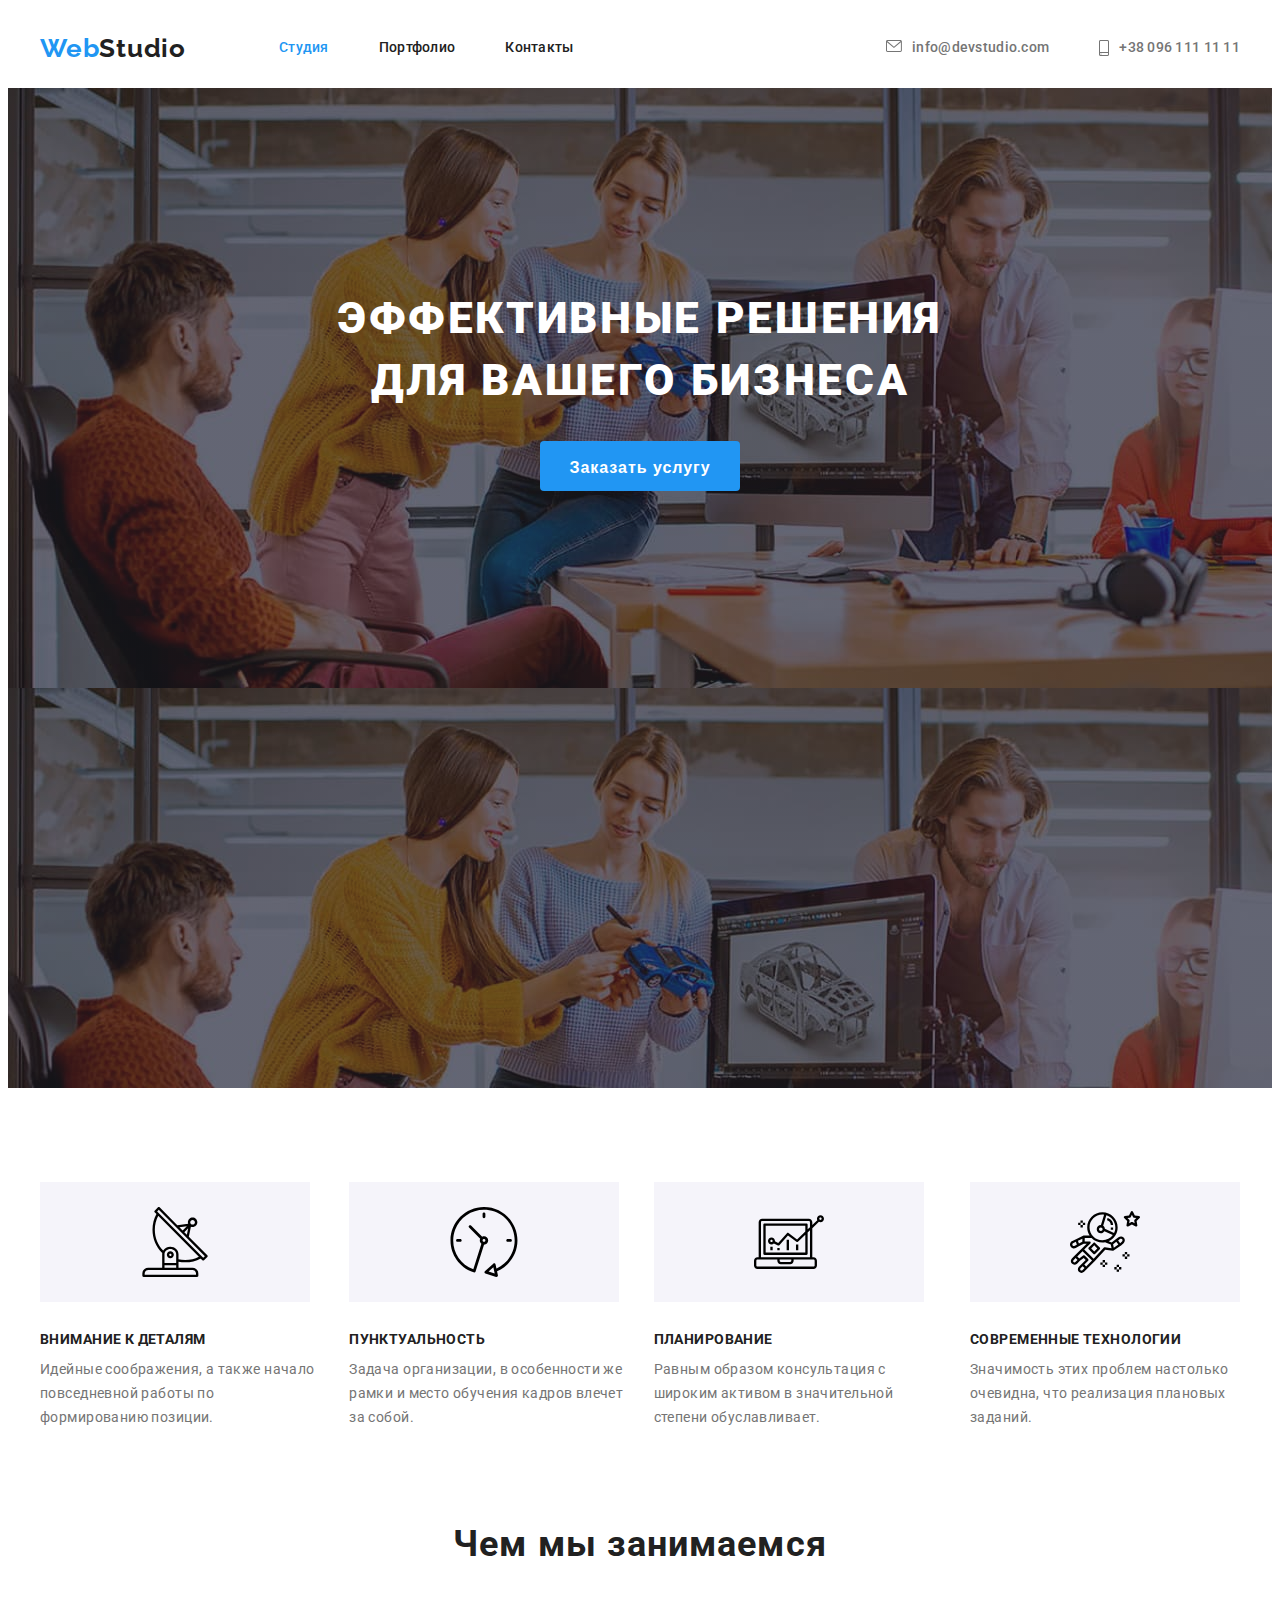
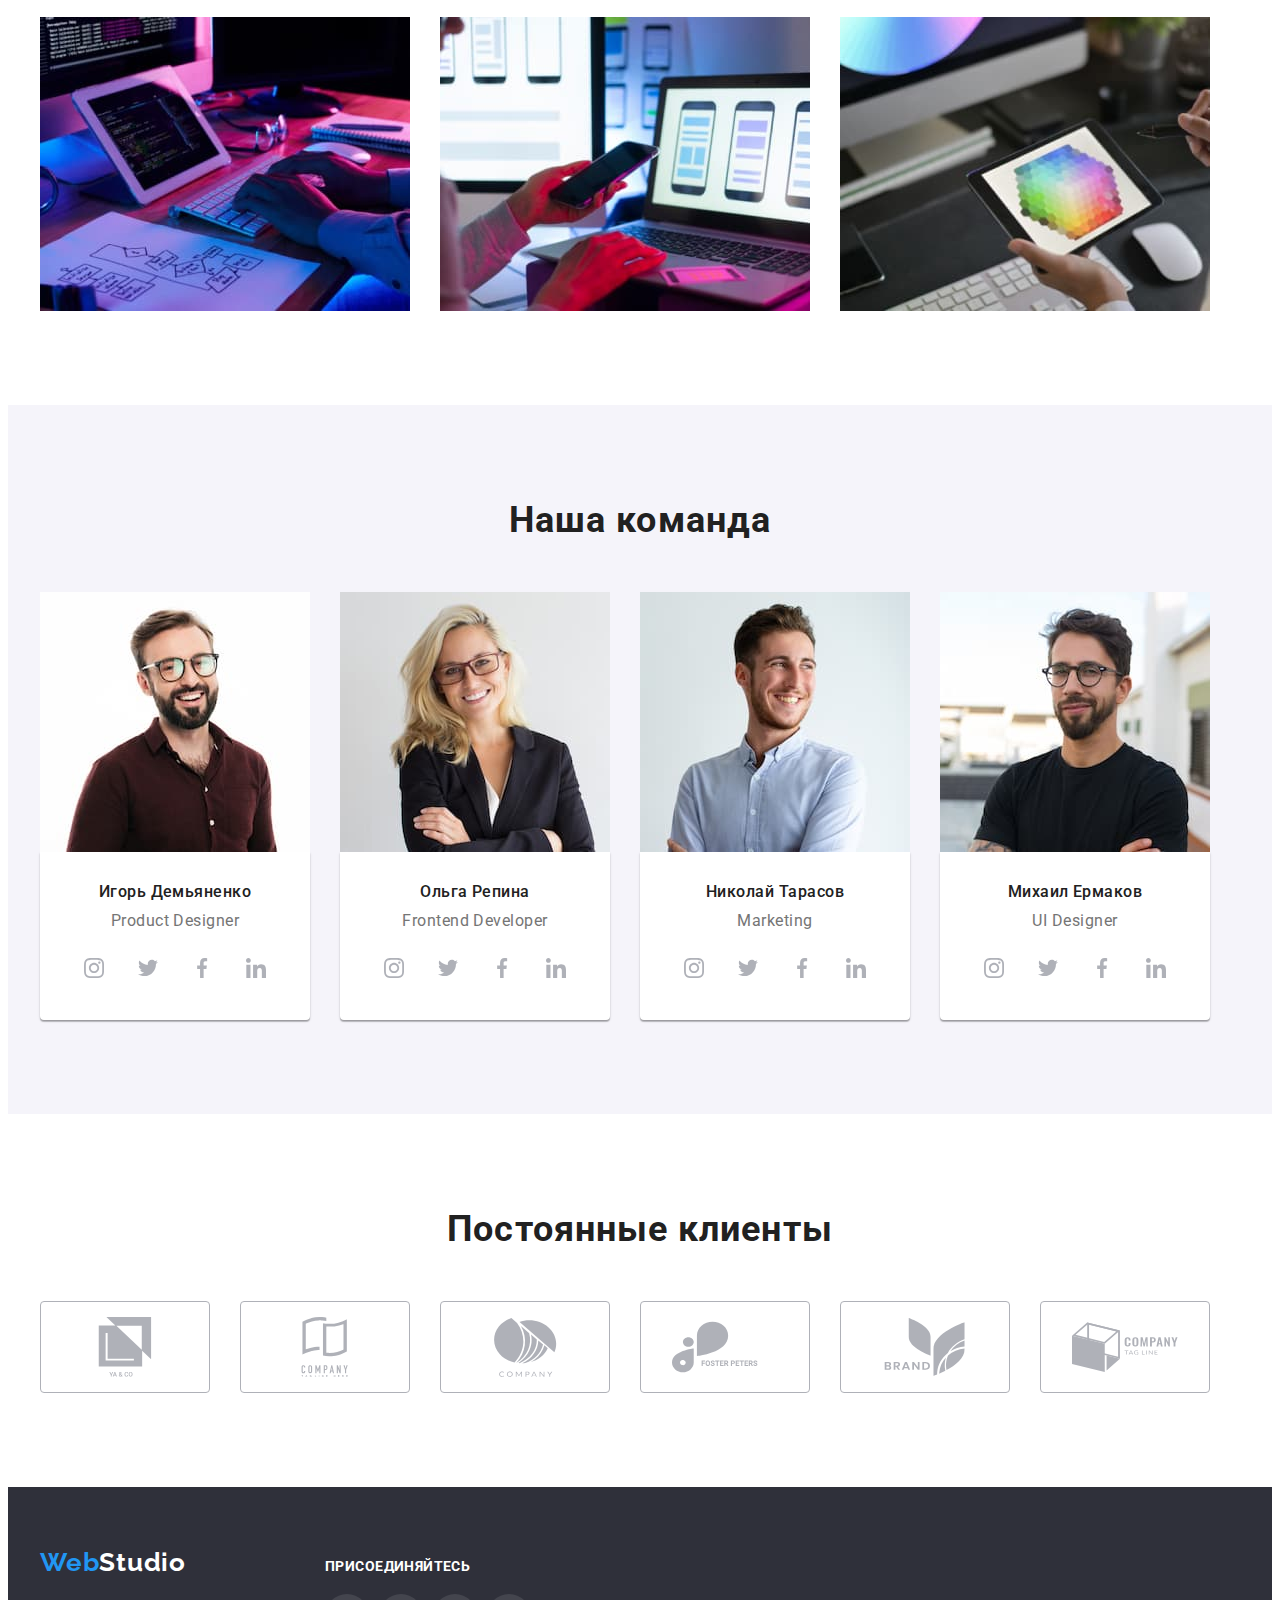
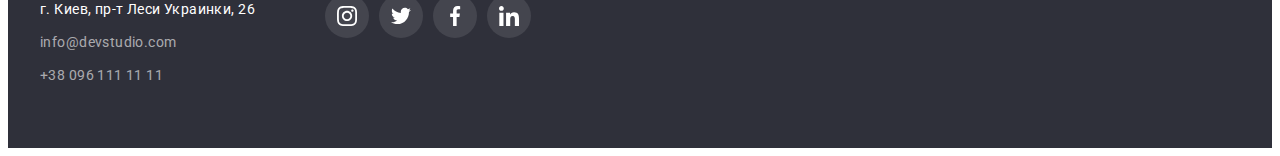
<file: index.html>
<!DOCTYPE html>
<html lang="ru">
  <head>
    <meta charset="UTF-8" />
    <meta http-equiv="X-UA-Compatible" content="IE=edge" />
    <meta name="viewport" content="width=device-width, initial-scale=1.0" />
    <title>Document</title>
    <link rel="preconnect" href="https://fonts.googleapis.com" />
    <link rel="preconnect" href="https://fonts.gstatic.com" crossorigin />
    <link
      href="https://fonts.googleapis.com/css2?family=Raleway:wght@700&family=Roboto:wght@400;500;700;900&display=swap"
      rel="stylesheet"
    />
    <link
      rel="stylesheet"
      href="https://cdnjs.cloudflare.com/ajax/libs/modern-normalize/1.1.0/modern-normalize.min.css"
      integrity="sha512-wpPYUAdjBVSE4KJnH1VR1HeZfpl1ub8YT/NKx4PuQ5NmX2tKuGu6U/JRp5y+Y8XG2tV+wKQpNHVUX03MfMFn9Q=="
      crossorigin="anonymous"
      referrerpolicy="no-referrer"
    />
    <link rel="stylesheet" href="./css/styles.css" />
  </head>
  <body>
    <!-- Шапка страницы -->
    <header class="header">
      <div class="container">
        <nav class="header-navigation">
          <a href="/" class="logo">Web<span class="logo-web">Studio</span></a>
          <!-- Ссылки на другие страницы и разделы текущей страницы -->
          <ul class="header-list">
            <li class="header-item">
              <a class="header-link link-current" href="./index.html">Студия</a>
            </li>

            <li class="header-item">
              <a class="header-link" href="./portfolio.html">Портфолио</a>
            </li>

            <li class="header-item">
              <a class="header-link" href="./contacts.html">Контакты</a>
            </li>
          </ul>
        </nav>

        <!-- Контакты -->
        <ul class="header-right">
          <li class="header-item">
            <a
              class="header-mail"
              href="mailto:info@devstudio.com"
              class="header-link icon link"
            >
              <svg class="icon-header" width="16" height="12">
                <use href="./images/sprite.svg#icon-envelope"></use>
              </svg>
              info@devstudio.com</a
            >
          </li>

          <li class="header-item">
            <a
              class="header-tel"
              href="tel:+380961111111"
              class="header-link icon link"
            >
              <svg class="icon-header" width="10" height="16">
                <use href="./images/sprite.svg#icon-smartphone"></use>
              </svg>
              +38 096 111 11 11</a
            >
          </li>
        </ul>
      </div>
    </header>

    <!-- Герои -->
    <main>
      <section class="hero">
        <div class="container">
          <h1 class="features-title-hero">
            ЭФФЕКТИВНЫЕ РЕШЕНИЯ<br />
            ДЛЯ ВАШЕГО БИЗНЕСА
          </h1>
          <button class="filter-button-hero current" type="button">
            Заказать услугу
          </button>
        </div>
      </section>

      <section class="section section-features">
        <div class="container">
          <h2 class="visually-hidden">Заговолок</h2>
          <ul class="features-list">
            <li class="features-item">
              <div class="icon-features">
                <svg width="70" height="70">
                  <use href="./images/sprite.svg#icon-antenna-1"></use>
                </svg>
              </div>
              <h3 class="features-title">ВНИМАНИЕ К ДЕТАЛЯМ</h3>
              <p class="features-text">
                Идейные соображения, а также начало повседневной работы по
                формированию позиции.
              </p>
            </li>

            <li class="features-item">
              <div class="icon-features">
                <svg width="70" height="70">
                  <use href="./images/sprite.svg#icon-clock-1"></use>
                </svg>
              </div>
              <h3 class="features-title">ПУНКТУАЛЬНОСТЬ</h3>
              <p class="features-text">
                Задача организации, в особенности же рамки и место обучения
                кадров влечет за собой.
              </p>
            </li>

            <li class="features-item">
              <div class="icon-features">
                <svg width="70" height="70">
                  <use href="./images/sprite.svg#icon-diagram-1"></use>
                </svg>
              </div>
              <h3 class="features-title">ПЛАНИРОВАНИЕ</h3>
              <p class="features-text">
                Равным образом консультация с широким активом в значительной
                степени обуславливает.
              </p>
            </li>

            <li class="features-item">
              <div class="icon-features">
                <svg width="70" height="70">
                  <use href="./images/sprite.svg#icon-astronaut-1"></use>
                </svg>
              </div>
              <h3 class="features-title">СОВРЕМЕННЫЕ ТЕХНОЛОГИИ</h3>
              <p class="features-text">
                Значимость этих проблем настолько очевидна, что реализация
                плановых заданий.
              </p>
            </li>
          </ul>
        </div>
      </section>

      <section class="section">
        <div class="container">
          <h2 class="section-title">Чем мы занимаемся</h2>
          <ul class="works">
            <li class="works-item">
              <img
                src="./images/one.jpg"
                alt="Человек работает за
                компьютером"
                width="370"
                height="294"
              />
            </li>

            <li class="works-item">
              <img
                src="./images/two.jpg"
                alt="Человек работает за
                ноутбуком"
                width="370"
                height="294"
              />
            </li>

            <li class="works-item">
              <img
                src="./images/three.jpg"
                alt="Человек работает за
                планшетом"
                width="370"
                height="294"
              />
            </li>
          </ul>
        </div>
      </section>

      <section class="section team-section">
        <div class="container">
          <h2 class="section-title">Наша команда</h2>
          <ul class="team">
            <li class="team-item">
              <img
                src="./images/four.jpg"
                alt="Игорь Демьяненко"
                width="270"
                height="260"
              />
              <div class="team-members">
                <h3 class="team-title">Игорь Демьяненко</h3>
                <p class="team-description">Product Designer</p>
                <ul class="members-socials socials-list">
                  <li class="socials-item">
                    <a href="" class="socials-link">
                      <svg class="icon-social-networks" width="20" height="20">
                        <use href="./images/sprite.svg#icon-instagram-2"></use>
                      </svg>
                    </a>
                  </li>
                  <li class="socials-item">
                    <a href="" class="socials-link">
                      <svg class="icon-social-networks" width="20" height="20">
                        <use href="./images/sprite.svg#icon-twitter-1"></use>
                      </svg>
                    </a>
                  </li>
                  <li class="socials-item">
                    <a href="" class="socials-link">
                      <svg class="icon-social-networks" width="20" height="20">
                        <use href="./images/sprite.svg#icon-facebook-1"></use>
                      </svg>
                    </a>
                  </li>
                  <li class="socials-item">
                    <a href="" class="socials-link">
                      <svg class="icon-social-networks" width="20" height="20">
                        <use href="./images/sprite.svg#icon-linkedin-1"></use>
                      </svg>
                    </a>
                  </li>
                </ul>
              </div>
            </li>

            <li class="team-item">
              <img
                src="./images/five.jpg"
                alt="Ольга Репина"
                width="270"
                height="260"
              />
              <div class="team-members">
                <h3 class="team-title">Ольга Репина</h3>
                <p class="team-description">Frontend Developer</p>
                <ul class="members-socials socials-list">
                  <li class="socials-item">
                    <a href="" class="socials-link">
                      <svg class="icon-social-networks" width="20" height="20">
                        <use href="./images/sprite.svg#icon-instagram-2"></use>
                      </svg>
                    </a>
                  </li>
                  <li class="socials-item">
                    <a href="" class="socials-link">
                      <svg class="icon-social-networks" width="20" height="20">
                        <use href="./images/sprite.svg#icon-twitter-1"></use>
                      </svg>
                    </a>
                  </li>
                  <li class="socials-item">
                    <a href="" class="socials-link">
                      <svg class="icon-social-networks" width="20" height="20">
                        <use href="./images/sprite.svg#icon-facebook-1"></use>
                      </svg>
                    </a>
                  </li>
                  <li class="socials-item">
                    <a href="" class="socials-link">
                      <svg class="icon-social-networks" width="20" height="20">
                        <use href="./images/sprite.svg#icon-linkedin-1"></use>
                      </svg>
                    </a>
                  </li>
                </ul>
              </div>
            </li>

            <li class="team-item">
              <img
                src="./images/six.jpg"
                alt="Николай Тарасов"
                width="270"
                height="260"
              />
              <div class="team-members">
                <h3 class="team-title">Николай Тарасов</h3>
                <p class="team-description">Marketing</p>
                <ul class="members-socials socials-list">
                  <li class="socials-item">
                    <a href="" class="socials-link">
                      <svg class="icon-social-networks" width="20" height="20">
                        <use href="./images/sprite.svg#icon-instagram-2"></use>
                      </svg>
                    </a>
                  </li>
                  <li class="socials-item">
                    <a href="" class="socials-link">
                      <svg class="icon-social-networks" width="20" height="20">
                        <use href="./images/sprite.svg#icon-twitter-1"></use>
                      </svg>
                    </a>
                  </li>
                  <li class="socials-item">
                    <a href="" class="socials-link">
                      <svg class="icon-social-networks" width="20" height="20">
                        <use href="./images/sprite.svg#icon-facebook-1"></use>
                      </svg>
                    </a>
                  </li>
                  <li class="socials-item">
                    <a href="" class="socials-link">
                      <svg class="icon-social-networks" width="20" height="20">
                        <use href="./images/sprite.svg#icon-linkedin-1"></use>
                      </svg>
                    </a>
                  </li>
                </ul>
              </div>
            </li>

            <li class="team-item">
              <img
                src="./images/seven.jpg"
                alt="Михаил Ермаков"
                width="270"
                height="260"
              />
              <div class="team-members">
                <h3 class="team-title">Михаил Ермаков</h3>
                <p class="team-description">UI Designer</p>
                <ul class="members-socials socials-list">
                  <li class="socials-item">
                    <a href="" class="socials-link">
                      <svg class="icon-social-networks" width="20" height="20">
                        <use href="./images/sprite.svg#icon-instagram-2"></use>
                      </svg>
                    </a>
                  </li>
                  <li class="socials-item">
                    <a href="" class="socials-link">
                      <svg class="icon-social-networks" width="20" height="20">
                        <use href="./images/sprite.svg#icon-twitter-1"></use>
                      </svg>
                    </a>
                  </li>
                  <li class="socials-item">
                    <a href="" class="socials-link">
                      <svg class="icon-social-networks" width="20" height="20">
                        <use href="./images/sprite.svg#icon-facebook-1"></use>
                      </svg>
                    </a>
                  </li>
                  <li class="socials-item">
                    <a href="" class="socials-link">
                      <svg class="icon-social-networks" width="20" height="20">
                        <use href="./images/sprite.svg#icon-linkedin-1"></use>
                      </svg>
                    </a>
                  </li>
                </ul>
              </div>
            </li>
          </ul>
        </div>
      </section>

      <!--Постояные клиенты-->
      <section class="section clients-section">
        <div class="container">
          <h2 class="section-title">Постоянные клиенты</h2>
          <ul class="clients-list clients">
            <li class="clients-item">
              <a href="" class="icon-section-clients">
                <svg class="icon-clients" width="106" height="60">
                  <use href="./images/sprite.svg#icon-group"></use>
                </svg>
              </a>
            </li>
            <li class="clients-item">
              <a href="" class="icon-section-clients">
                <svg class="icon-clients" width="106" height="60">
                  <use href="./images/sprite.svg#icon-group-1"></use>
                </svg>
              </a>
            </li>
            <li class="clients-item">
              <a href="" class="icon-section-clients">
                <svg class="icon-clients" width="106" height="60">
                  <use href="./images/sprite.svg#icon-group-2"></use>
                </svg>
              </a>
            </li>
            <li class="clients-item">
              <a href="" class="icon-section-clients">
                <svg class="icon-clients" width="106" height="60">
                  <use href="./images/sprite.svg#icon-group-3"></use>
                </svg>
              </a>
            </li>
            <li class="clients-item">
              <a href="" class="icon-section-clients">
                <svg class="icon-clients" width="106" height="60">
                  <use href="./images/sprite.svg#icon-group-4"></use>
                </svg>
              </a>
            </li>
            <li class="clients-item">
              <a href="" class="icon-section-clients">
                <svg class="icon-clients" width="106" height="60">
                  <use href="./images/sprite.svg#icon-group-5"></use>
                </svg>
              </a>
            </li>
          </ul>
        </div>
      </section>
    </main>

    <!-- Футер -->
    <footer class="footer">
      <div class="container footer-container">
        <div class="footer-address-contact">
          <a class="logo logo-footer" href="/"
            >Web<span class="footer-logo-web">Studio</span></a
          >
          <address class="footer-address">
            <ul class="footer-list">
              <li class="footer-item">
                <a
                  class="footer-link"
                  href="https://goo.gl/maps/JSbafFqxYZ7qF2d39"
                  target="_blank"
                  rel="noopener noreferrer"
                  >г. Киев, пр-т Леси Украинки, 26</a
                >
              </li>

              <li class="footer-item">
                <a class="footer-mail" href="mailto:info@devstudio.com"
                  >info@devstudio.com</a
                >
              </li>

              <li class="footer-item">
                <a class="footer-tel" href="tel:+380961111111"
                  >+38 096 111 11 11</a
                >
              </li>
            </ul>
          </address>
        </div>

        <div class="footer-address-socials">
          <h3 class="footer-item-socials">Присоединяйтесь</h3>
          <ul class="members-socials socials-list">
            <li class="socials-item-footer">
              <a href="" class="socials-link-footer">
                <svg class="icon-social-networks" width="20" height="20">
                  <use href="./images/sprite.svg#icon-instagram-2"></use>
                </svg>
              </a>
            </li>
            <li class="socials-item-footer">
              <a href="" class="socials-link-footer">
                <svg class="icon-social-networks" width="20" height="20">
                  <use href="./images/sprite.svg#icon-twitter-1"></use>
                </svg>
              </a>
            </li>
            <li class="socials-item-footer">
              <a href="" class="socials-link-footer">
                <svg class="icon-social-networks" width="20" height="20">
                  <use href="./images/sprite.svg#icon-facebook-1"></use>
                </svg>
              </a>
            </li>
            <li class="socials-item-footer">
              <a href="" class="socials-link-footer">
                <svg class="icon-social-networks" width="20" height="20">
                  <use href="./images/sprite.svg#icon-linkedin-1"></use>
                </svg>
              </a>
            </li>
          </ul>
        </div>
      </div>
    </footer>
  </body>
</html>
</file>
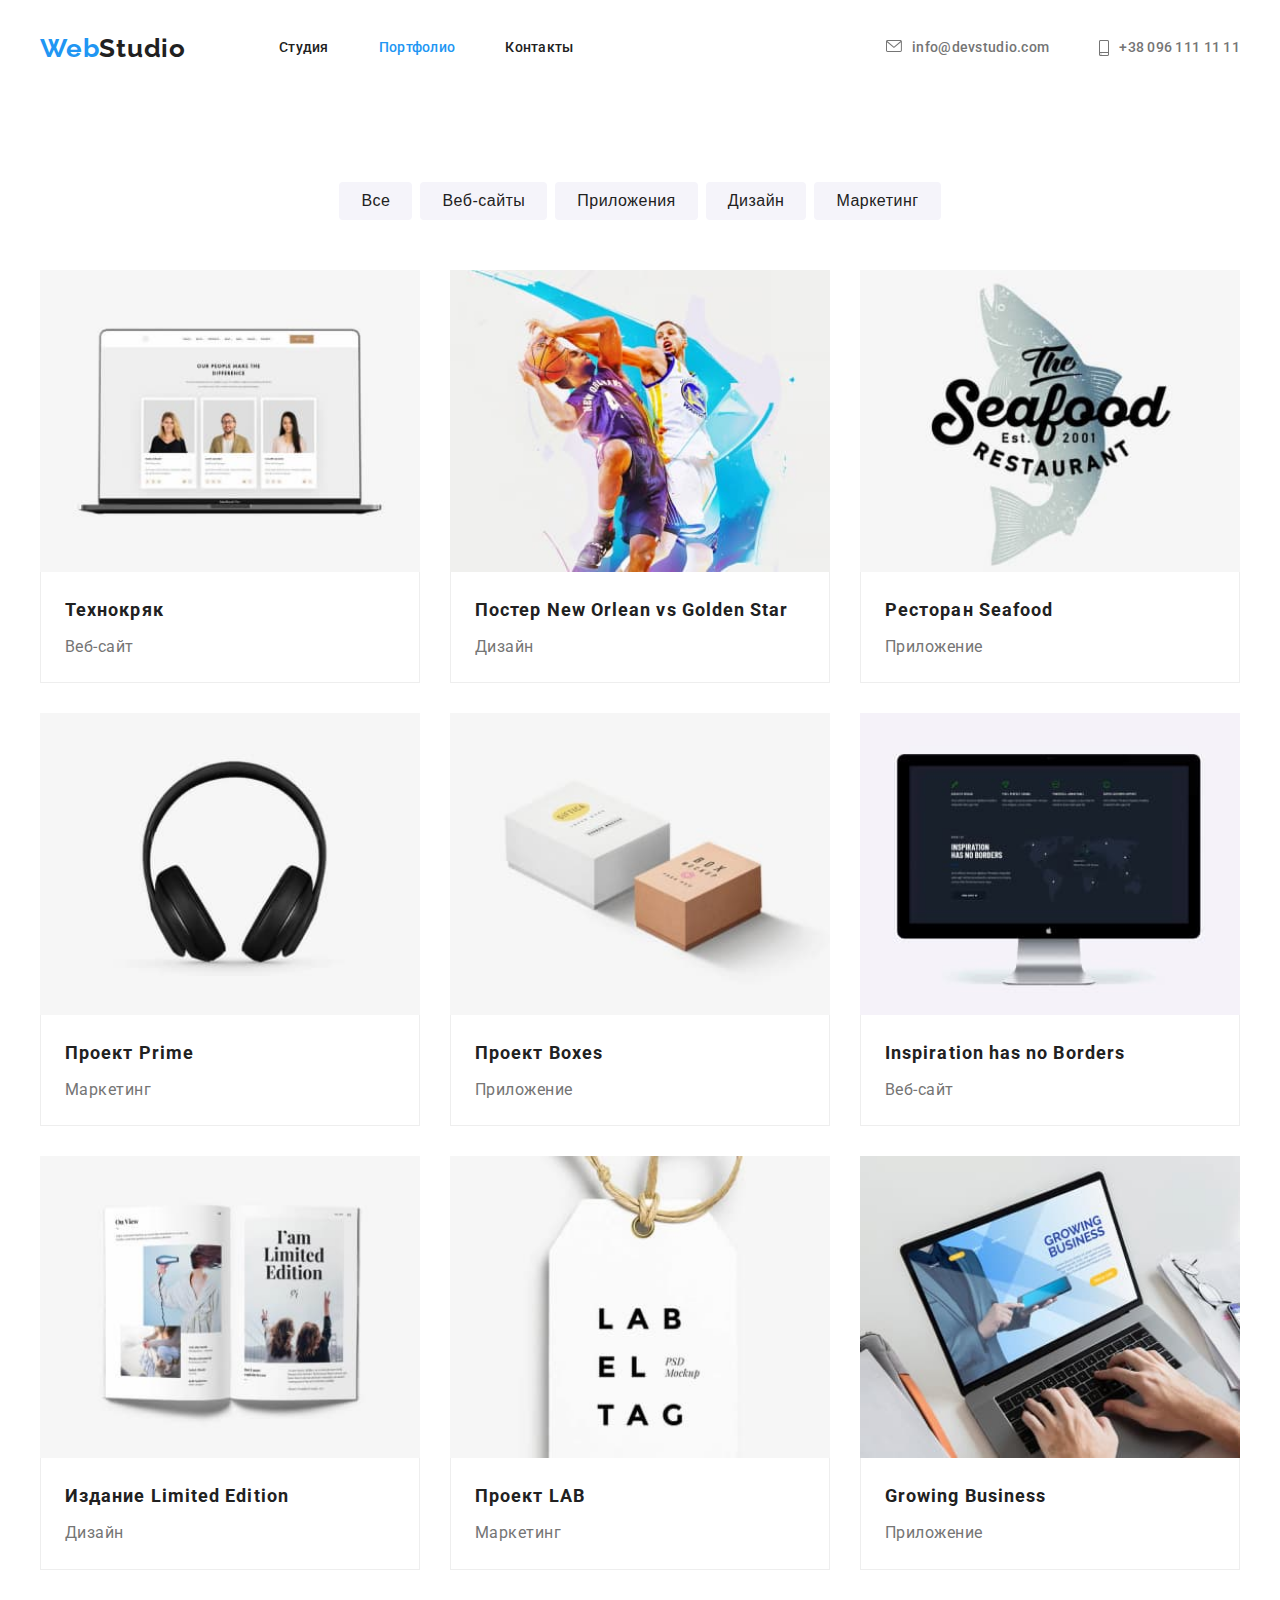
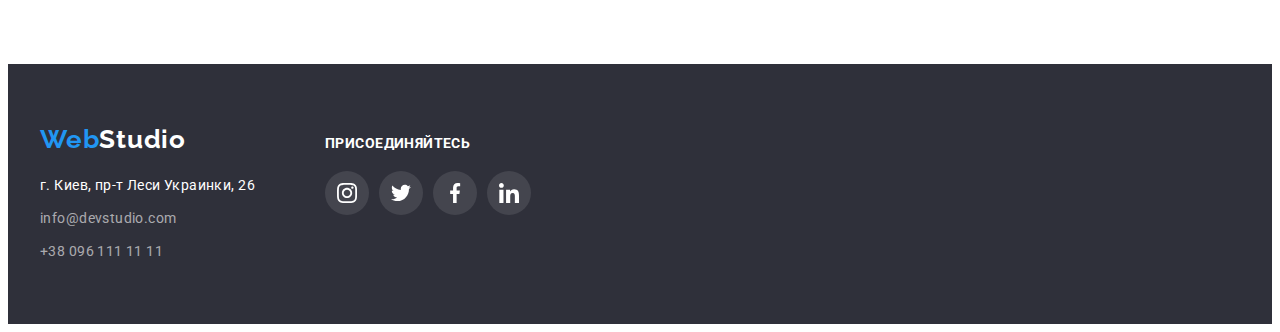
<file: portfolio.html>
<!DOCTYPE html>
<html lang="ru">
  <head>
    <meta charset="UTF-8" />
    <meta http-equiv="X-UA-Compatible" content="IE=edge" />
    <meta name="viewport" content="width=device-width, initial-scale=1.0" />
    <title>Document</title>
    <link rel="preconnect" href="https://fonts.googleapis.com" />
    <link rel="preconnect" href="https://fonts.gstatic.com" crossorigin />
    <link
      href="https://fonts.googleapis.com/css2?family=Raleway:wght@700&family=Roboto:wght@400;500;700;900&display=swap"
      rel="stylesheet"
    />
    <link
      rel="stylesheet"
      href="https://cdnjs.cloudflare.com/ajax/libs/modern-normalize/1.1.0/modern-normalize.min.css"
      integrity="sha512-wpPYUAdjBVSE4KJnH1VR1HeZfpl1ub8YT/NKx4PuQ5NmX2tKuGu6U/JRp5y+Y8XG2tV+wKQpNHVUX03MfMFn9Q=="
      crossorigin="anonymous"
      referrerpolicy="no-referrer"
    />
    <link rel="stylesheet" href="./css/styles.css" />
  </head>
  <body>
    <!-- Шапка страницы -->
    <header class="header">
      <div class="container">
        <nav class="header-navigation">
          <a href="/" class="logo">Web<span class="logo-web">Studio</span></a>

          <!-- Ссылки на другие страницы и разделы текущей страницы -->
          <ul class="header-list">
            <li class="header-item">
              <a class="header-link" href="./index.html">Студия</a>
            </li>

            <li class="header-item">
              <a class="header-link link-current" href="./portfolio.html"
                >Портфолио</a
              >
            </li>

            <li class="header-item">
              <a class="header-link" href="./contacts.html">Контакты</a>
            </li>
          </ul>
        </nav>

        <!-- Контакты -->
        <ul class="header-right">
          <li class="header-item">
            <a
              class="header-mail"
              href="mailto:info@devstudio.com"
              class="header-link icon link"
            >
              <svg class="icon-header" width="16" height="12">
                <use href="./images/sprite.svg#icon-envelope"></use>
              </svg>
              info@devstudio.com</a
            >
          </li>

          <li class="header-item">
            <a
              class="header-tel"
              href="tel:+380961111111"
              class="header-link icon link"
            >
              <svg class="icon-header" width="10" height="16">
                <use href="./images/sprite.svg#icon-smartphone"></use>
              </svg>
              +38 096 111 11 11</a
            >
          </li>
        </ul>
      </div>
    </header>

    <!-- Герои -->
    <main>
      <section class="section">
        <div class="container">
          <h1 class="visually-hidden">Портфолио</h1>
          <ul class="filter">
            <li class="filter-item">
              <button class="filter-button" type="button">Все</button>
            </li>

            <li class="filter-item">
              <button class="filter-button" type="button">Веб-сайты</button>
            </li>

            <li class="filter-item">
              <button class="filter-button" type="button">Приложения</button>
            </li>

            <li class="filter-item">
              <button class="filter-button" type="button">Дизайн</button>
            </li>

            <li class="filter-item">
              <button class="filter-button" type="button">Маркетинг</button>
            </li>
          </ul>

          <ul class="gallery">
            <li class="gallery-item">
              <a href="" class="gallery-link">
                <img
                  src="./images/images2/img1.jpg"
                  alt="На мониторе три фото"
                  width="370"
                  height="294"
                />
                <div class="gallery-projects">
                  <h2 class="gallery-title">Технокряк</h2>
                  <p class="gallery-text">Веб-сайт</p>
                </div>
              </a>
            </li>

            <li class="gallery-item">
              <a href="" class="gallery-link">
                <img
                  src="./images/images2/img2.jpg"
                  alt="На мониторе три фото"
                  width="370"
                  height="294"
                />
                <div class="gallery-projects">
                  <h2 class="gallery-title">
                    Постер New Orlean vs Golden Star
                  </h2>
                  <p class="gallery-text">Дизайн</p>
                </div>
              </a>
            </li>

            <li class="gallery-item">
              <a href="" class="gallery-link">
                <img
                  src="./images/images2/img3.jpg"
                  alt="На мониторе три фото"
                  width="370"
                  height="294"
                />
                <div class="gallery-projects">
                  <h2 class="gallery-title">Ресторан Seafood</h2>
                  <p class="gallery-text">Приложение</p>
                </div>
              </a>
            </li>

            <li class="gallery-item">
              <a href="" class="gallery-link">
                <img
                  src="./images/images2/img4.jpg"
                  alt="На мониторе три фото"
                  width="370"
                  height="294"
                />
                <div class="gallery-projects">
                  <h2 class="gallery-title">Проект Prime</h2>
                  <p class="gallery-text">Маркетинг</p>
                </div>
              </a>
            </li>

            <li class="gallery-item">
              <a href="" class="gallery-link">
                <img
                  src="./images/images2/img5.jpg"
                  alt="На мониторе три фото"
                  width="370"
                  height="294"
                />
                <div class="gallery-projects">
                  <h2 class="gallery-title">Проект Boxes</h2>
                  <p class="gallery-text">Приложение</p>
                </div>
              </a>
            </li>

            <li class="gallery-item">
              <a href="" class="gallery-link">
                <img
                  src="./images/images2/img6.jpg"
                  alt="На мониторе три фото"
                  width="370"
                  height="294"
                />
                <div class="gallery-projects">
                  <h2 class="gallery-title">Inspiration has no Borders</h2>
                  <p class="gallery-text">Веб-сайт</p>
                </div>
              </a>
            </li>

            <li class="gallery-item">
              <a href="" class="gallery-link">
                <img
                  src="./images/images2/img7.jpg"
                  alt="На мониторе три фото"
                  width="370"
                  height="294"
                />
                <div class="gallery-projects">
                  <h2 class="gallery-title">Издание Limited Edition</h2>
                  <p class="gallery-text">Дизайн</p>
                </div>
              </a>
            </li>

            <li class="gallery-item">
              <a href="" class="gallery-link">
                <img
                  src="./images/images2/img8.jpg"
                  alt="На мониторе три фото"
                  width="370"
                  height="294"
                />
                <div class="gallery-projects">
                  <h2 class="gallery-title">Проект LAB</h2>
                  <p class="gallery-text">Маркетинг</p>
                </div>
              </a>
            </li>

            <li class="gallery-item">
              <a href="" class="gallery-link">
                <img
                  src="./images/images2/img9.jpg"
                  alt="На мониторе три фото"
                  width="370"
                  height="294"
                />
                <div class="gallery-projects">
                  <h2 class="gallery-title">Growing Business</h2>
                  <p class="gallery-text">Приложение</p>
                </div>
              </a>
            </li>
          </ul>
        </div>
      </section>
    </main>

    <!-- Футер -->
    <footer class="footer">
      <div class="container footer-container">
        <div class="footer-address-contact">
          <a class="logo logo-footer" href="/"
            >Web<span class="footer-logo-web">Studio</span></a
          >
          <address class="footer-address">
            <ul class="footer-list">
              <li class="footer-item">
                <a
                  class="footer-link"
                  href="https://goo.gl/maps/JSbafFqxYZ7qF2d39"
                  target="_blank"
                  rel="noopener noreferrer"
                  >г. Киев, пр-т Леси Украинки, 26</a
                >
              </li>

              <li class="footer-item">
                <a class="footer-mail" href="mailto:info@devstudio.com"
                  >info@devstudio.com</a
                >
              </li>

              <li class="footer-item">
                <a class="footer-tel" href="tel:+380961111111"
                  >+38 096 111 11 11</a
                >
              </li>
            </ul>
          </address>
        </div>

        <div class="footer-address-socials">
          <h3 class="footer-item-socials">Присоединяйтесь</h3>
          <ul class="members-socials socials-list">
            <li class="socials-item-footer">
              <a href="" class="socials-link-footer">
                <svg class="icon-social-networks" width="20" height="20">
                  <use href="./images/sprite.svg#icon-instagram-2"></use>
                </svg>
              </a>
            </li>
            <li class="socials-item-footer">
              <a href="" class="socials-link-footer">
                <svg class="icon-social-networks" width="20" height="20">
                  <use href="./images/sprite.svg#icon-twitter-1"></use>
                </svg>
              </a>
            </li>
            <li class="socials-item-footer">
              <a href="" class="socials-link-footer">
                <svg class="icon-social-networks" width="20" height="20">
                  <use href="./images/sprite.svg#icon-facebook-1"></use>
                </svg>
              </a>
            </li>
            <li class="socials-item-footer">
              <a href="" class="socials-link-footer">
                <svg class="icon-social-networks" width="20" height="20">
                  <use href="./images/sprite.svg#icon-linkedin-1"></use>
                </svg>
              </a>
            </li>
          </ul>
        </div>
      </div>
    </footer>
  </body>
</html>
</file>
<file: css/styles.css>
:root {
  --main-title-color: #212121;
  --secondary-title-color: #ffffff;
  --main-text-color: #757575;
  --accent-color: #2196f3;
  --bg-hero-gradient: rgba(47, 48, 58, 0.4);
  --light--bgc: #f5f4fa;
  --link-color: #afb1b8;
  --bg-socials-footer: #ffffff1a;
  --footer-bg-color: #2f303a;
  --bg-hero-gradient-1: #c4c4c4;
}

body {
  font-family: Roboto, sans-serif;
  font-style: normal;
}

p,
h1,
h2,
h3,
h4,
h5,
h6 {
  margin-top: 0;
  margin-bottom: 0;
}

ul {
  margin: 0;
  padding: 0;
  list-style: none;
}

a {
  text-decoration: none;
}
/*.list {
  list-style: none;
}

.link {
  text-decoration: none;
}*/

.container {
  width: 1200px;
  padding-left: 15px;
  padding-right: 15px;
  margin: 0 auto;
}
/*outline: 2px solid tomato;*/
.section {
  padding-top: 94px;
  padding-bottom: 94px;
}

.logo {
  margin-right: 93px;
  font-family: Raleway;
  font-weight: 700;
  font-size: 26px;
  line-height: 1.19;
  letter-spacing: 0.03em;
  color: var(--accent-color);
}

.logo-web {
  font-family: Raleway;
  font-weight: 700;
  font-size: 26px;
  line-height: 1.19;
  letter-spacing: 0.03em;
  color: var(--main-title-color);
}

.visually-hidden {
  position: absolute;
  width: 1px;
  height: 1px;
  margin: -1px;
  padding: 0;
  overflow: hidden;
  border: 0;
  clip: rect(0 0 0 0);
}

/*-----------------Header----------------*/

.header {
  background-color: var(--secondary-title-color);
  border-bottom: 1px;
}

.icon-header {
  margin-right: 10px;
  fill: currentColor;
}

.contacts-header .header-link {
  color: var(--main-text-color);
}

.header .container {
  display: flex;
}

.header-list {
  display: flex;
}

.header-navigation {
  display: flex;
  align-items: center;
}

.header-right {
  display: flex;
  align-items: center;
  margin-left: auto;
}

.header-right:not(:last-child) {
  margin-right: 50px;
}

.header-item:not(:last-child) {
  margin-right: 50px;
}

.header-link {
  display: block;
  font-weight: 500;
  font-size: 14px;
  line-height: 1.14;
  letter-spacing: 0.02em;
  color: var(--main-title-color);
  padding-top: 32px;
  padding-bottom: 32px;
}

.header-list .link-current {
  color: var(--accent-color);
}

.header-link:hover,
.header-link:focus {
  color: var(--accent-color);
}

.header-mail:hover,
.header-mail:focus {
  color: var(--accent-color);
}

.header-tel:hover,
.header-tel:focus {
  color: var(--accent-color);
}

.header-mail {
  display: flex;
  font-weight: 500;
  font-size: 14px;
  line-height: 1.14;
  letter-spacing: 0.02em;
  color: var(--main-text-color);
  padding-top: 32px;
  padding-bottom: 32px;
}

.header-tel {
  display: flex;
  font-weight: 500;
  font-size: 14px;
  line-height: 1.14;
  letter-spacing: 0.02em;
  color: var(--main-text-color);
  padding-top: 32px;
  padding-bottom: 32px;
}

/*-----------------Hero----------------*/

.hero {
  background-color: #2f303a;
  text-align: center;
  padding-top: 200px;
  padding-bottom: 200px;
  max-width: 1600px;
  height: 600px;
  margin-left: auto;
  margin-right: auto;
  background-image: linear-gradient(
      var(--bg-hero-gradient),
      var(--bg-hero-gradient)
    ),
    url('../images/hero.jpg');
}

.features-title-hero {
  display: block;
  font-weight: 900;
  font-size: 44px;
  line-height: 1.4;
  text-align: center;
  letter-spacing: 0.06em;
  text-transform: uppercase;
  color: var(--secondary-title-color);
}

.current {
  color: var(--accent-color);
}

.filter-button-hero {
  display: block;
  margin-left: auto;
  margin-right: auto;
  align-items: center;
  border-radius: 4px;
  margin-top: 30px;
  border-color: transparent;
  cursor: pointer;
  background: var(--accent-color);
  width: 200px;
  height: 50px;
  left: 700px;
  top: 430px;
  padding: 10px 22px 10px 22px;
  font-weight: 700;
  font-size: 16px;
  line-height: 1.9;
  text-align: center;
  letter-spacing: 0.06em;
  color: #ffffff;
}

/*.features {
  display: flex;
}*/

.section-features {
  padding-bottom: 0;
}

.features-list {
  display: flex;
}

.features-item:not(:last-child) {
  margin-right: 30px;
}

.features-item {
  display: inline-block;
}

.icon-features {
  display: flex;
  justify-content: center;
  align-items: center;
  width: 270px;
  height: 120px;
  background-color: var(--light--bgc);
  margin-bottom: 30px;
}

.features-title {
  font-weight: 700;
  font-size: 14px;
  line-height: 1.14;
  letter-spacing: 0.03em;
  text-transform: uppercase;
  color: var(--main-title-color);
  margin-bottom: 10px;
}

.features-text {
  font-size: 14px;
  line-height: 1.7;
  letter-spacing: 0.03em;
  color: var(--main-text-color);
}

.works {
  display: flex;
}

.works-item:not(:last-child) {
  margin-right: 30px;
}

img {
  display: block;
  width: 100%;
  height: auto;
}

.section-title {
  display: block;
  margin-left: auto;
  margin-right: auto;
  margin-bottom: 50px;
  font-weight: 700;
  font-size: 36px;
  line-height: 1.2;
  text-align: center;
  letter-spacing: 0.03em;
  color: var(--main-title-color);
}

.team-item:not(:last-child) {
  margin-right: 30px;
}

.team-section {
  background-color: #f5f4fa;
}
.team {
  display: flex;
}

.team-description {
  margin-bottom: 16px;
}

.socials-item:not(:last-child) {
  margin-right: 10px;
}

.team-members {
  background-color: white;
  padding-top: 30px;
  padding-bottom: 30px;
}

.team-members {
  box-shadow: 0px 1px 3px rgba(0, 0, 0, 0.12), 0px 1px 1px rgba(0, 0, 0, 0.14),
    0px 2px 1px rgba(0, 0, 0, 0.2);
  border-radius: 0px 0px 4px 4px;
  background: #ffffff;
}

.team-title {
  margin-bottom: 10px;
  font-weight: 500;
  font-size: 16px;
  line-height: 1.2;
  text-align: center;
  letter-spacing: 0.03em;
  color: var(--main-title-color);
}

.team-description {
  font-size: 16px;
  line-height: 1.2;
  text-align: center;
  letter-spacing: 0.03em;
  color: var(--main-text-color);
}

.socials-item {
  width: 44px;
  height: 44px;
}

.socials-link {
  fill: var(--link-color);
  width: 100%;
  height: 100%;
  display: flex;
  align-items: center;
  justify-content: center;
  border-radius: 50%;
  background-color: var(--secondary-title-color);
}

.socials-link:hover .icon-social-networks,
.socials-link:focus .icon-social-networks {
  fill: var(--secondary-title-color);
}

.socials-link:hover,
.socials-link:focus {
  background-color: var(--accent-color);
}

.socials-list {
  display: flex;
  justify-content: center;
}

/*-----------------Hero--Portfolio----------------*/

.filter-button {
  font-weight: 500;
  font-size: 16px;
  line-height: 1.6;
  text-align: center;
  letter-spacing: 0.03em;
  color: #212121;
  background: #f5f4fa;
  cursor: pointer;
  border: transparent;
  padding: 6px 22px;
  border-radius: 4px;
}

.filter {
  display: flex;
  justify-content: center;
  margin-bottom: 50px;
}

.filter-item:not(:last-child) {
  margin-right: 8px;
}

.filter-item {
  display: inline-block;
  display: flex;
  align-items: center;
}

.filter-button:hover,
.filter-button:focus {
  color: #ffffff;
  background: var(--accent-color);
}

.filter-item:hover {
  background: #2196f3;
  box-shadow: 0px 3px 1px rgba(0, 0, 0, 0.1), 0px 1px 2px rgba(0, 0, 0, 0.08),
    0px 2px 2px rgba(0, 0, 0, 0.12);
  border-radius: 4px;
}

.gallery-projects {
  padding-top: 20px;
  padding-bottom: 20px;
  padding-left: 24px;
  padding-right: 24px;
}

.gallery {
  margin: -15px;
  display: flex;
  flex-wrap: wrap;
}

.gallery-item {
  flex-basis: calc((100% - 90px) / 3);
  margin: 15px;
}

.gallery-link:hover,
.gallery-link:focus {
  display: block;
  box-shadow: 0px 1px 1px rgba(0, 0, 0, 0.12), 0px 4px 4px rgba(0, 0, 0, 0.06),
    1px 4px 6px rgba(0, 0, 0, 0.16);
}

.gallery-projects {
  border-bottom: 1px solid #eeeeee;
  border-left: 1px solid #eeeeee;
  border-right: 1px solid #eeeeee;
}

.gallery-title {
  font-weight: 700;
  font-size: 18px;
  line-height: 2;
  letter-spacing: 0.06em;
  color: var(--main-title-color);
  margin-bottom: 4px;
}

.gallery-text {
  font-size: 16px;
  line-height: 1.9;
  letter-spacing: 0.03em;
  color: var(--main-text-color);
}

.clients {
  display: flex;
}

.clients-item:not(:last-child) {
  margin-right: 30px;
}

.clients-item {
  width: 170px;
  height: 92px;
}

.icon-section-clients {
  fill: var(--link-color);
  width: 100%;
  height: 100%;
  display: flex;
  align-items: center;
  justify-content: center;
  border: 1px solid #afb1b8;
  box-sizing: border-box;
  border-radius: 4px;
}

.icon-section-clients:hover,
.icon-section-clients:focus {
  fill: var(--accent-color);
  border: 1px solid #2196f3;
}

/*-----------------Footer----------------*/

footer {
  display: flex;
  padding: 60px 0;
  background-color: var(--footer-bg-color);
}

.footer-container {
  display: flex;
  align-items: baseline;
}

.footer-address-contact {
  margin-right: 70px;
}

.logo-footer {
  margin-right: 0;
  display: block;
  margin-bottom: 20px;
}

.footer-logo-web {
  font-family: Raleway;
  font-weight: 700;
  font-size: 26px;
  line-height: 1.19;
  letter-spacing: 0.03em;
  color: var(--secondary-title-color);
}

.footer-address {
  font-style: normal;
  align-items: stretch;
  justify-content: space-evenly;
  align-content: center;
  flex-wrap: wrap;
  flex-direction: column;
}

.footer-item:not(:last-child) {
  margin-bottom: 9px;
}

.footer-link {
  font-size: 14px;
  line-height: 1.7;
  letter-spacing: 0.03em;
  color: var(--secondary-title-color);
  display: block;
}

.footer-mail {
  font-size: 14px;
  line-height: 1.7;
  letter-spacing: 0.03em;
  color: rgba(255, 255, 255, 0.6);
  display: block;
}

.footer-tel {
  font-size: 14px;
  line-height: 1.7;
  letter-spacing: 0.03em;
  color: rgba(255, 255, 255, 0.6);
}

.footer-mail:hover,
.footer-mail:focus {
  color: var(--accent-color);
}

.footer-tel:hover,
.footer-tel:focus {
  color: var(--accent-color);
}

.footer-item-socials {
  display: flex;
  margin-bottom: 20px;
  font-family: Roboto;
  font-style: normal;
  font-weight: bold;
  font-size: 14px;
  line-height: 16px;
  letter-spacing: 0.03em;
  text-transform: uppercase;
  color: #ffffff;
  align-content: center;
}

.socials-link-footer {
  fill: var(--secondary-title-color);
  width: 100%;
  height: 100%;
  display: flex;
  align-items: center;
  justify-content: center;
  border-radius: 50%;
  background-color: var(--bg-socials-footer);
}

.socials-link-footer:hover,
.socials-link-footer:focus {
  background-color: var(--accent-color);
}

.socials-item-footer {
  width: 44px;
  height: 44px;
}

.socials-item-footer:not(:last-child) {
  margin-right: 10px;
}
</file>
